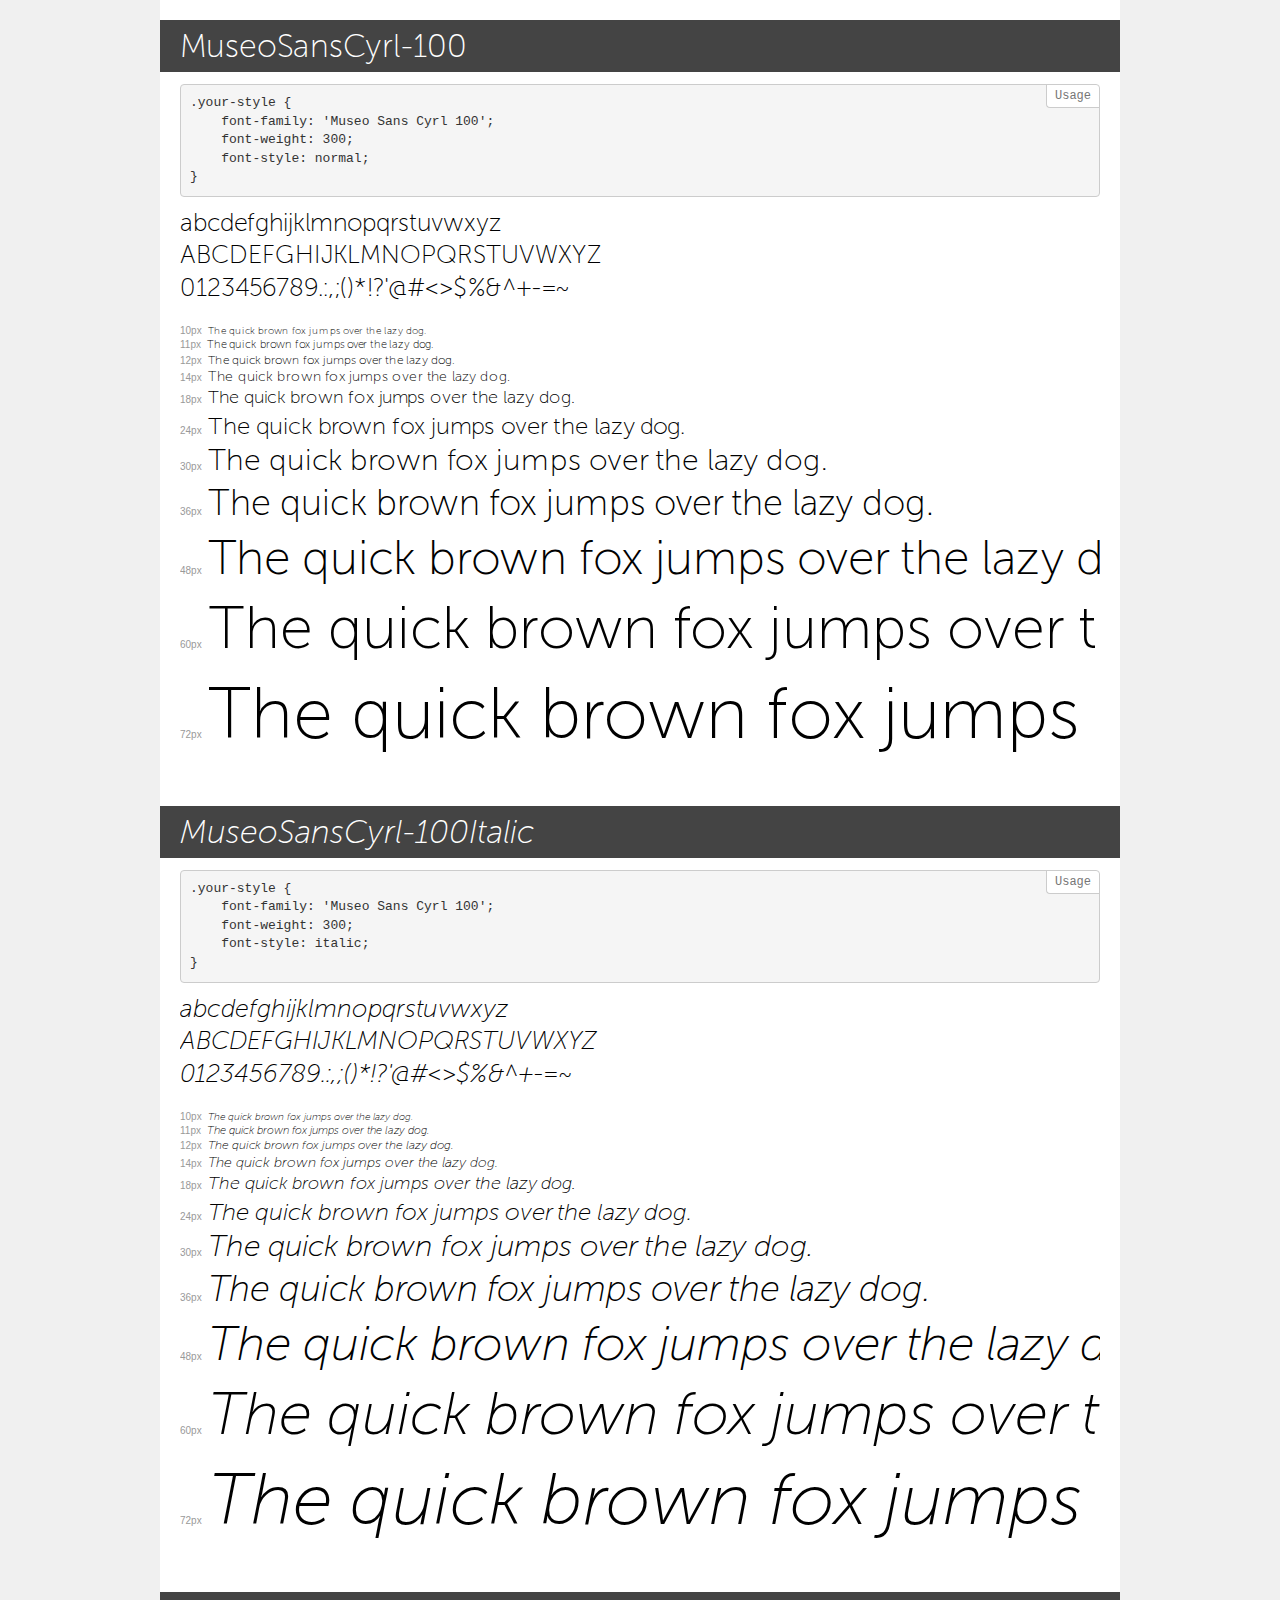
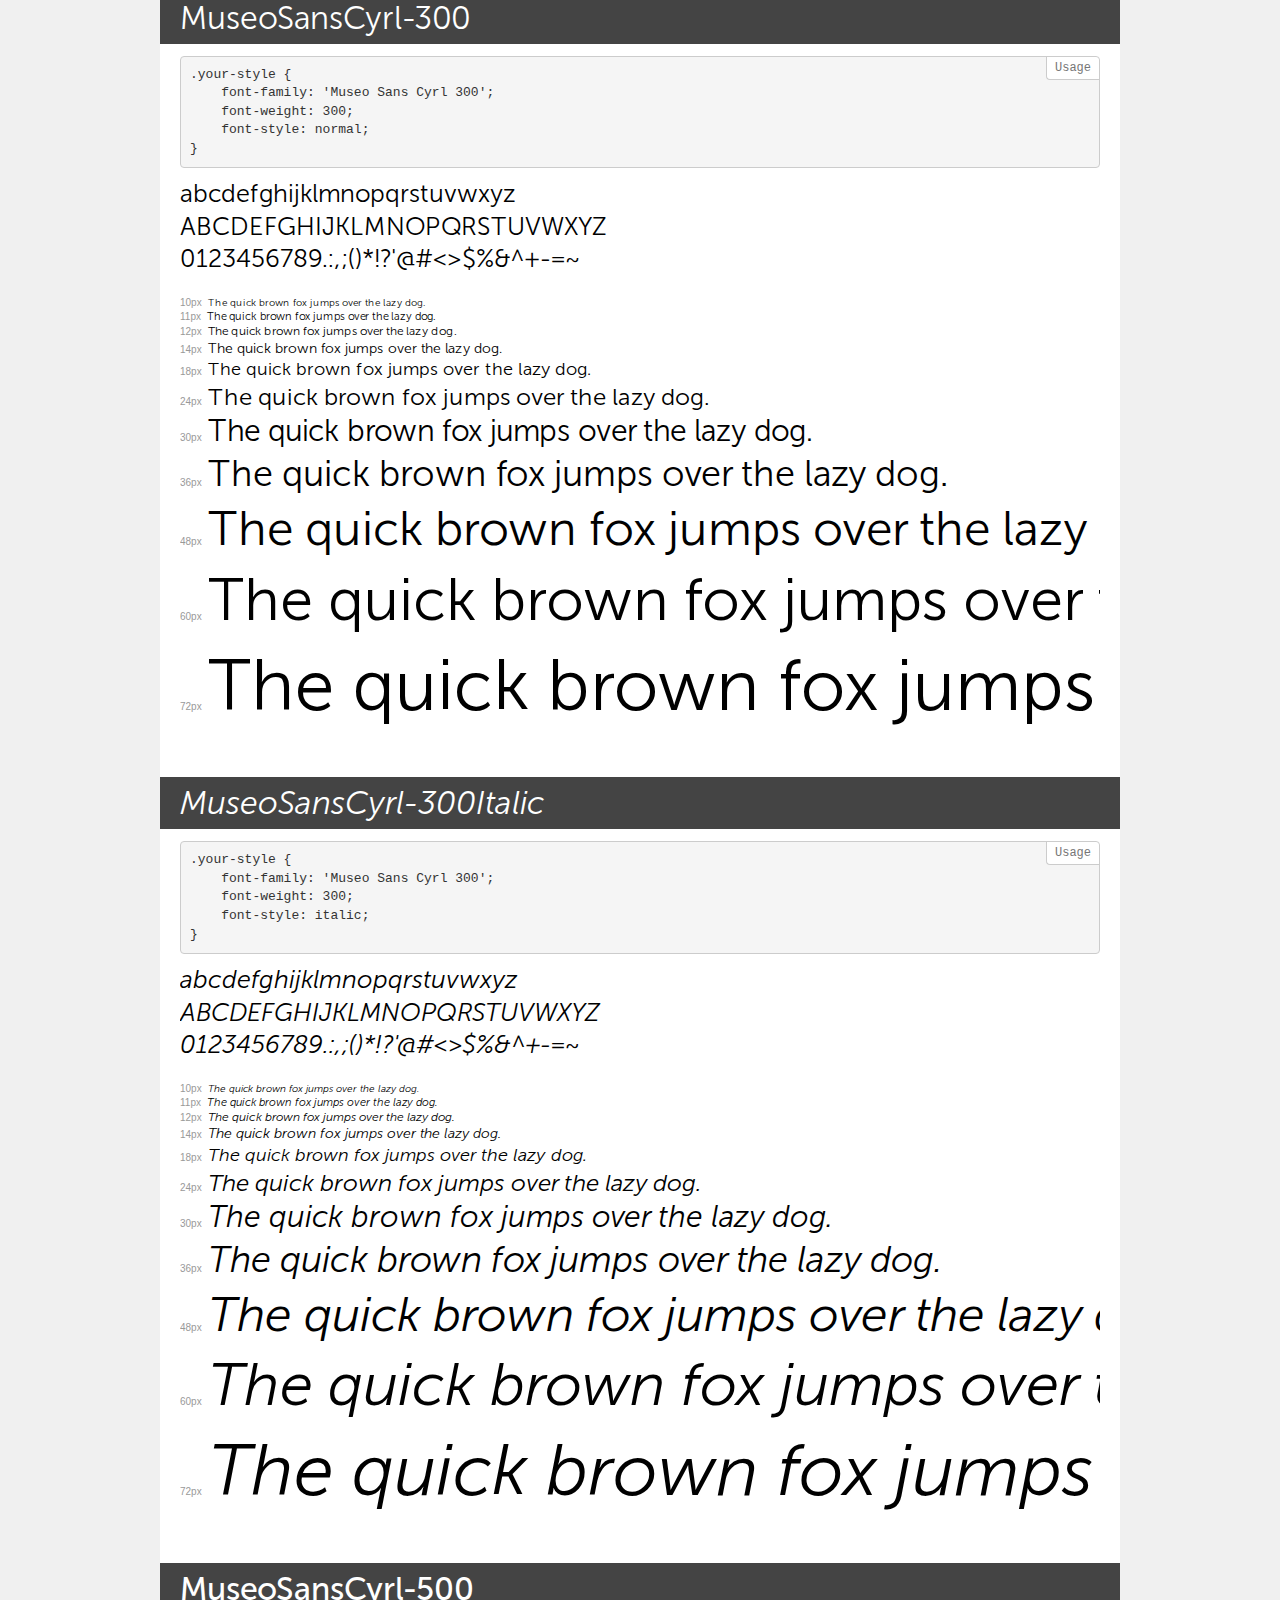
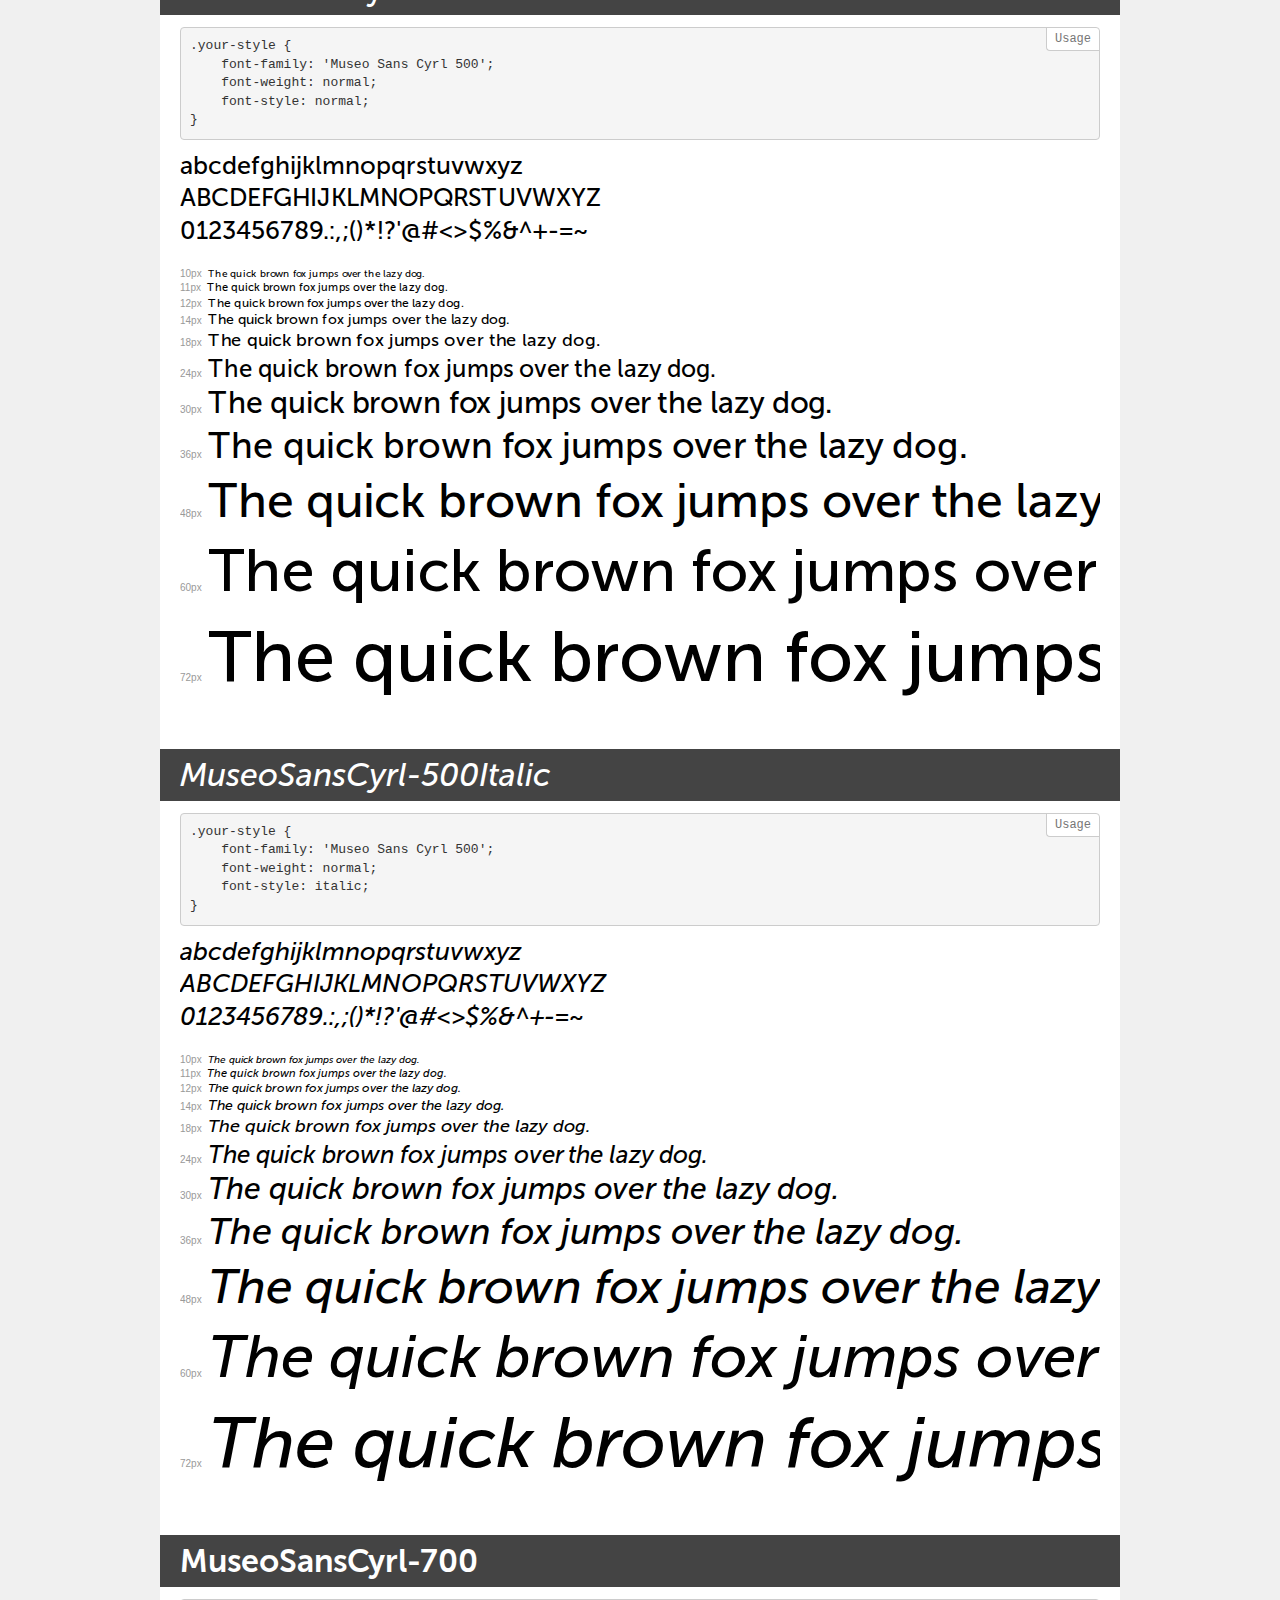
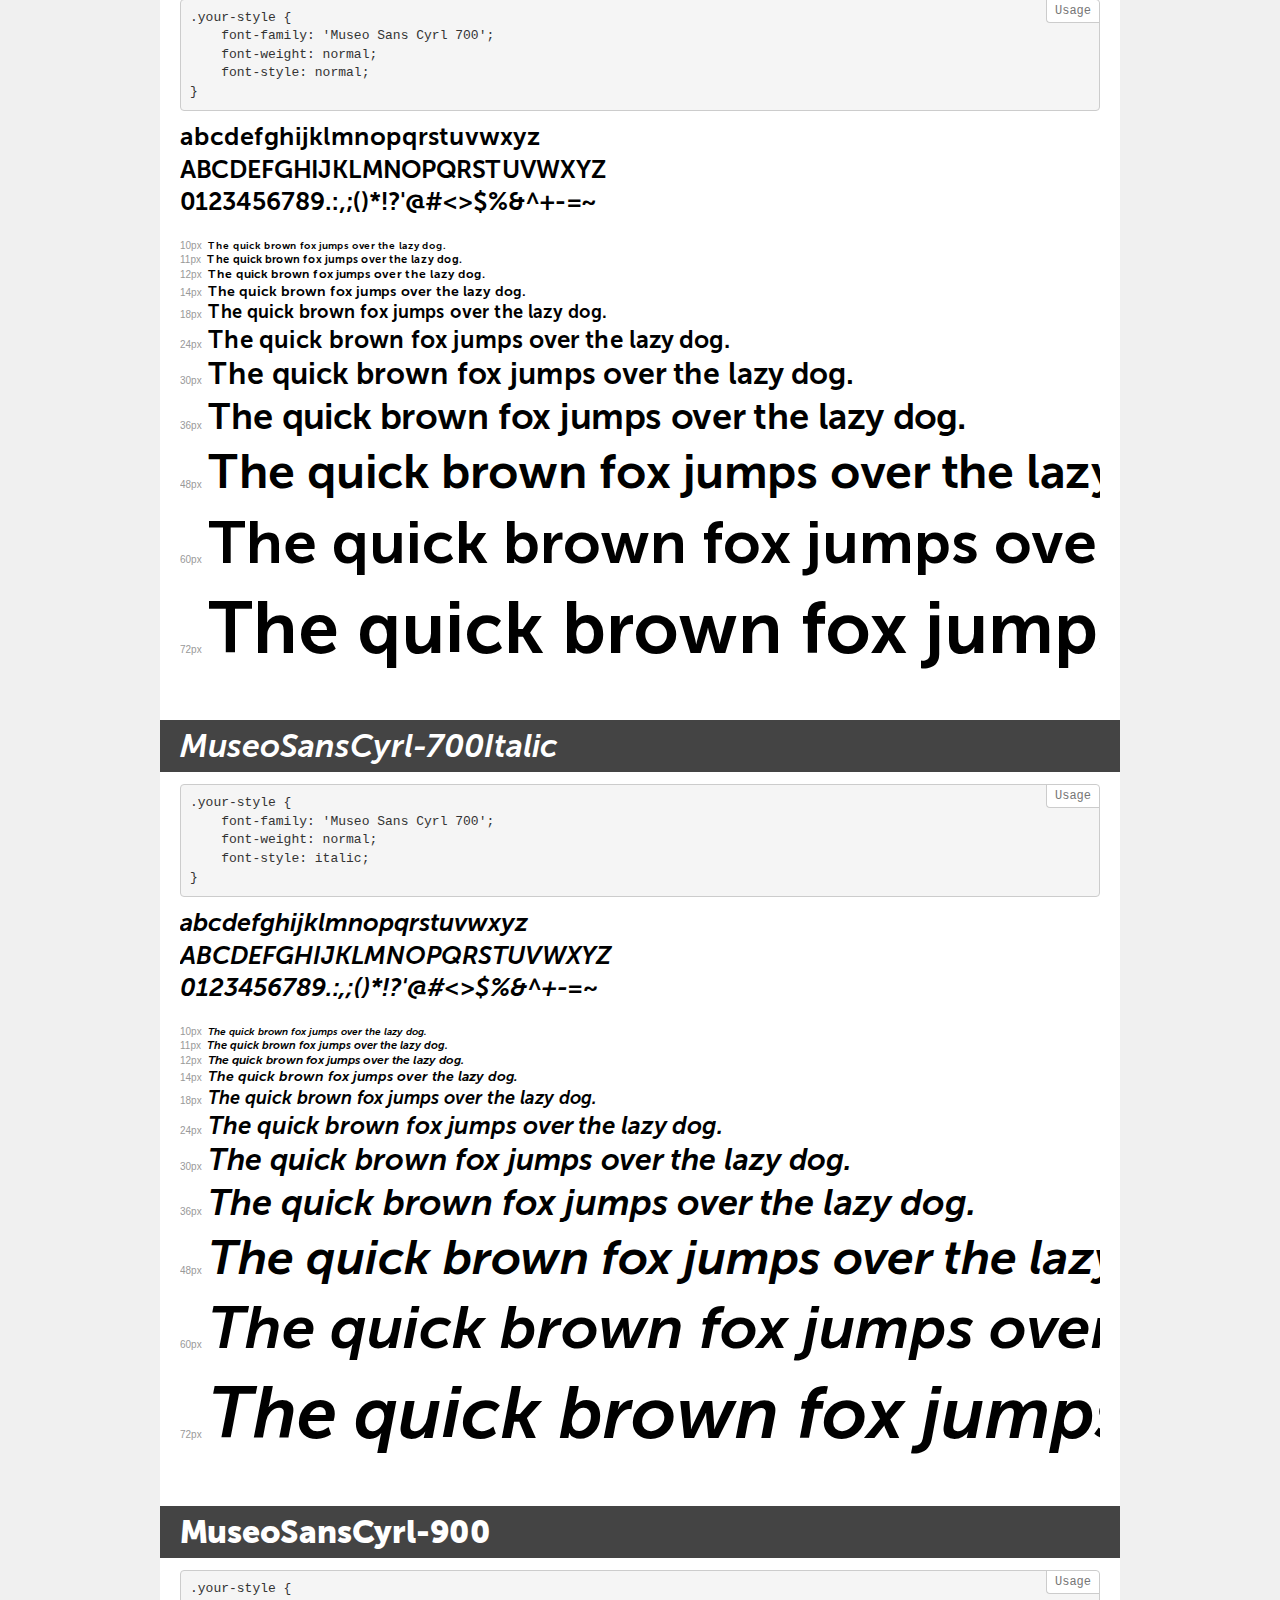
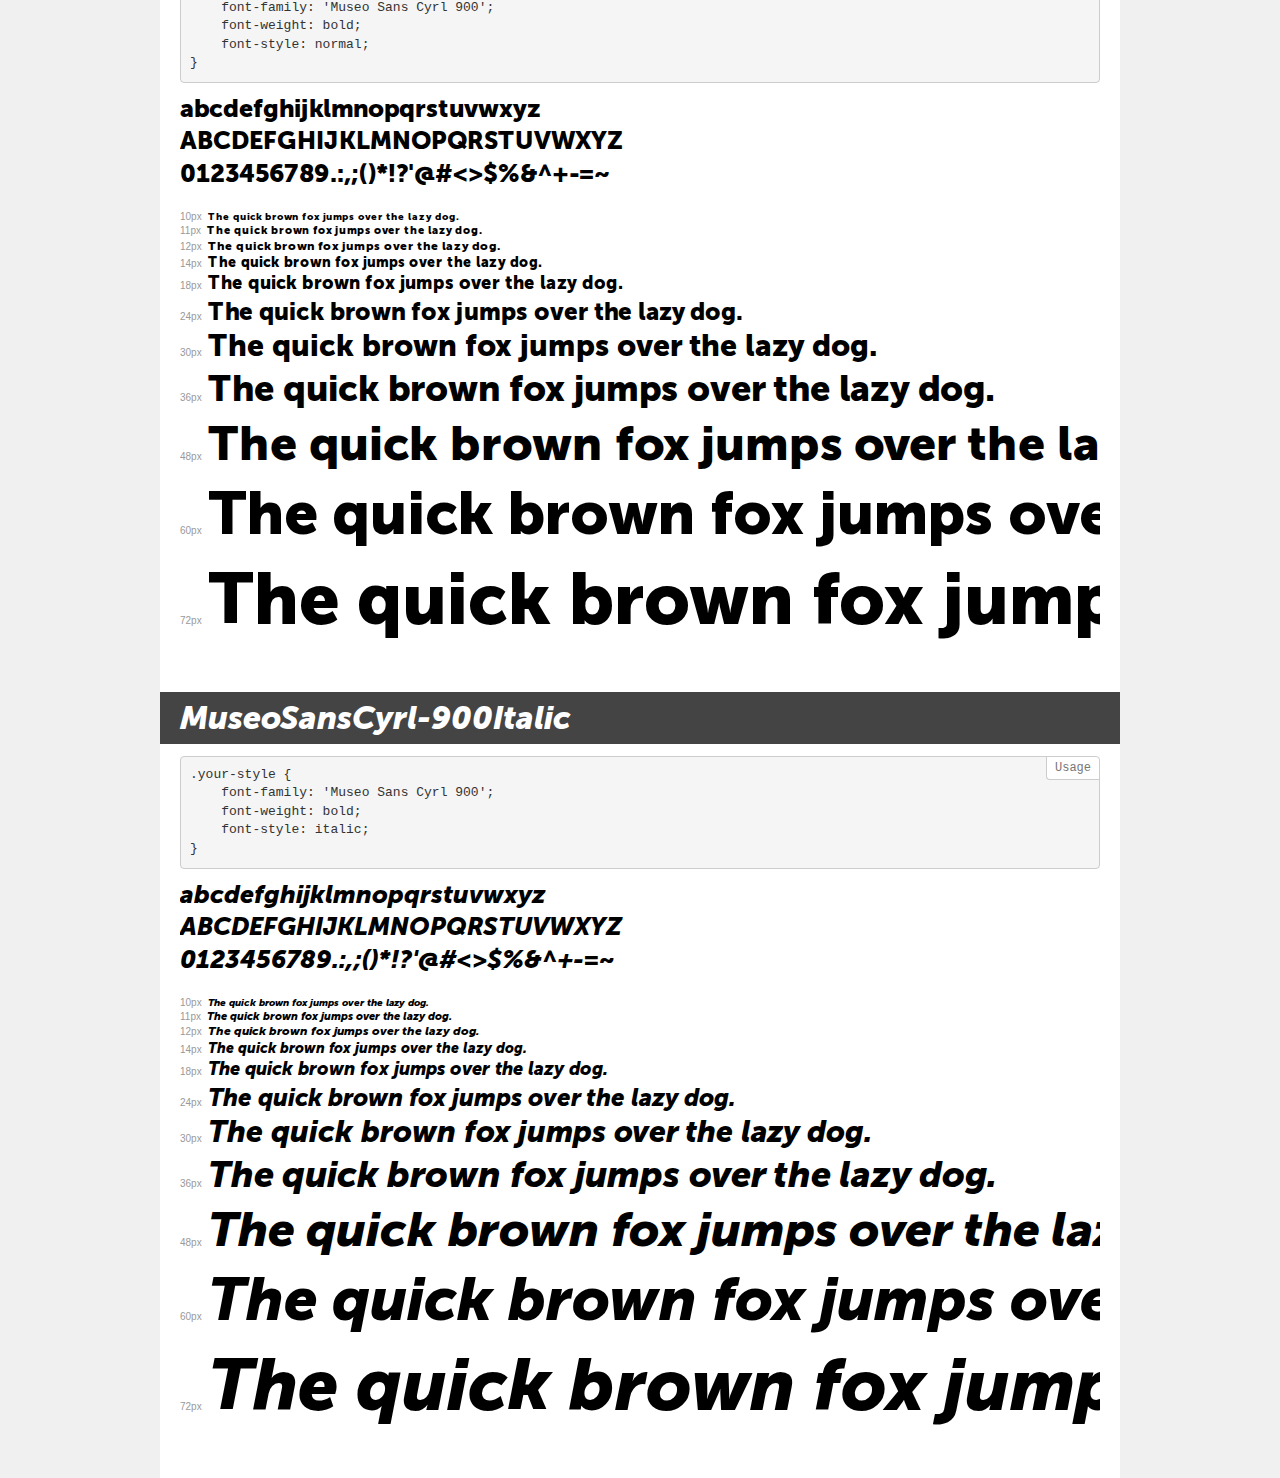
<file: src/fonts/demo.html>
<!DOCTYPE html>
<html lang="en">
<head>
    <meta charset="utf-8">
    <meta http-equiv="X-UA-Compatible" content="IE=edge">
    <meta name="viewport" content="width=device-width, initial-scale=1">
    <meta name="robots" content="noindex, noarchive">
    <meta name="format-detection" content="telephone=no">
    <title>Transfonter demo</title>
    <link href="stylesheet.css" rel="stylesheet">
    <style>
        /*
        http://meyerweb.com/eric/tools/css/reset/
        v2.0 | 20110126
        License: none (public domain)
        */
        html, body, div, span, applet, object, iframe,
        h1, h2, h3, h4, h5, h6, p, blockquote, pre,
        a, abbr, acronym, address, big, cite, code,
        del, dfn, em, img, ins, kbd, q, s, samp,
        small, strike, strong, sub, sup, tt, var,
        b, u, i, center,
        dl, dt, dd, ol, ul, li,
        fieldset, form, label, legend,
        table, caption, tbody, tfoot, thead, tr, th, td,
        article, aside, canvas, details, embed,
        figure, figcaption, footer, header, hgroup,
        menu, nav, output, ruby, section, summary,
        time, mark, audio, video {
            margin: 0;
            padding: 0;
            border: 0;
            font-size: 100%;
            font: inherit;
            vertical-align: baseline;
        }
        /* HTML5 display-role reset for older browsers */
        article, aside, details, figcaption, figure,
        footer, header, hgroup, menu, nav, section {
            display: block;
        }
        body {
            line-height: 1;
        }
        ol, ul {
            list-style: none;
        }
        blockquote, q {
            quotes: none;
        }
        blockquote:before, blockquote:after,
        q:before, q:after {
            content: '';
            content: none;
        }
        table {
            border-collapse: collapse;
            border-spacing: 0;
        }
        /* demo styles */
        body {
            background: #f0f0f0;
            color: #000;
        }
        .page {
            background: #fff;
            width: 920px;
            margin: 0 auto;
            padding: 20px 20px 0 20px;
            overflow: hidden;
        }
        .font-container {
            overflow-x: auto;
            overflow-y: hidden;
            margin-bottom: 40px;
            line-height: 1.3;
            white-space: nowrap;
            padding-bottom: 5px;
        }
        h1 {
            position: relative;
            background: #444;
            font-size: 32px;
            color: #fff;
            padding: 10px 20px;
            margin: 0 -20px 12px -20px;
        }
        .letters {
            font-size: 25px;
            margin-bottom: 20px;
        }
        .s10:before {
            content: '10px';
        }
        .s11:before {
            content: '11px';
        }
        .s12:before {
            content: '12px';
        }
        .s14:before {
            content: '14px';
        }
        .s18:before {
            content: '18px';
        }
        .s24:before {
            content: '24px';
        }
        .s30:before {
            content: '30px';
        }
        .s36:before {
            content: '36px';
        }
        .s48:before {
            content: '48px';
        }
        .s60:before {
            content: '60px';
        }
        .s72:before {
            content: '72px';
        }
        .s10:before, .s11:before, .s12:before, .s14:before,
        .s18:before, .s24:before, .s30:before, .s36:before,
        .s48:before, .s60:before, .s72:before {
            font-family: Arial, sans-serif;
            font-size: 10px;
            font-weight: normal;
            font-style: normal;
            color: #999;
            padding-right: 6px;
        }
        pre {
            display: block;
            position: relative;
            padding: 9px;
            margin: 0 0 10px;
            font-family: Monaco, Menlo, Consolas, "Courier New", monospace;
            font-size: 13px;
            line-height: 1.428571429;
            color: #333;
            font-weight: normal;
            font-style: normal;
            background-color: #f5f5f5;
            border: 1px solid #ccc;
            overflow-x: auto;
            border-radius: 4px;
        }
        pre:after {
            display: block;
            position: absolute;
            right: 0;
            top: 0;
            content: 'Usage';
            line-height: 1;
            padding: 5px 8px;
            font-size: 12px;
            color: #767676;
            background-color: #fff;
            border: 1px solid #ccc;
            border-right: none;
            border-top: none;
            border-radius: 0 4px 0 4px;
            z-index: 10;
        }
        /* responsive */
        @media (max-width: 959px) {
            .page {
                width: auto;
                margin: 0;
            }
        }
    </style>
</head>
<body>
<div class="page">
    <div class="demo">
        <h1 style="font-family: 'Museo Sans Cyrl 100'; font-weight: 300; font-style: normal;">MuseoSansCyrl-100</h1>
        <pre>.your-style {
    font-family: 'Museo Sans Cyrl 100';
    font-weight: 300;
    font-style: normal;
}</pre>
        <div class="font-container" style="font-family: 'Museo Sans Cyrl 100'; font-weight: 300; font-style: normal;">
            <p class="letters">
                abcdefghijklmnopqrstuvwxyz<br>
ABCDEFGHIJKLMNOPQRSTUVWXYZ<br>
                0123456789.:,;()*!?'@#<>$%&^+-=~
            </p>
            <p class="s10" style="font-size: 10px;">The quick brown fox jumps over the lazy dog.</p>
            <p class="s11" style="font-size: 11px;">The quick brown fox jumps over the lazy dog.</p>
            <p class="s12" style="font-size: 12px;">The quick brown fox jumps over the lazy dog.</p>
            <p class="s14" style="font-size: 14px;">The quick brown fox jumps over the lazy dog.</p>
            <p class="s18" style="font-size: 18px;">The quick brown fox jumps over the lazy dog.</p>
            <p class="s24" style="font-size: 24px;">The quick brown fox jumps over the lazy dog.</p>
            <p class="s30" style="font-size: 30px;">The quick brown fox jumps over the lazy dog.</p>
            <p class="s36" style="font-size: 36px;">The quick brown fox jumps over the lazy dog.</p>
            <p class="s48" style="font-size: 48px;">The quick brown fox jumps over the lazy dog.</p>
            <p class="s60" style="font-size: 60px;">The quick brown fox jumps over the lazy dog.</p>
            <p class="s72" style="font-size: 72px;">The quick brown fox jumps over the lazy dog.</p>
        </div>
    </div>
    <div class="demo">
        <h1 style="font-family: 'Museo Sans Cyrl 100'; font-weight: 300; font-style: italic;">MuseoSansCyrl-100Italic</h1>
        <pre>.your-style {
    font-family: 'Museo Sans Cyrl 100';
    font-weight: 300;
    font-style: italic;
}</pre>
        <div class="font-container" style="font-family: 'Museo Sans Cyrl 100'; font-weight: 300; font-style: italic;">
            <p class="letters">
                abcdefghijklmnopqrstuvwxyz<br>
ABCDEFGHIJKLMNOPQRSTUVWXYZ<br>
                0123456789.:,;()*!?'@#<>$%&^+-=~
            </p>
            <p class="s10" style="font-size: 10px;">The quick brown fox jumps over the lazy dog.</p>
            <p class="s11" style="font-size: 11px;">The quick brown fox jumps over the lazy dog.</p>
            <p class="s12" style="font-size: 12px;">The quick brown fox jumps over the lazy dog.</p>
            <p class="s14" style="font-size: 14px;">The quick brown fox jumps over the lazy dog.</p>
            <p class="s18" style="font-size: 18px;">The quick brown fox jumps over the lazy dog.</p>
            <p class="s24" style="font-size: 24px;">The quick brown fox jumps over the lazy dog.</p>
            <p class="s30" style="font-size: 30px;">The quick brown fox jumps over the lazy dog.</p>
            <p class="s36" style="font-size: 36px;">The quick brown fox jumps over the lazy dog.</p>
            <p class="s48" style="font-size: 48px;">The quick brown fox jumps over the lazy dog.</p>
            <p class="s60" style="font-size: 60px;">The quick brown fox jumps over the lazy dog.</p>
            <p class="s72" style="font-size: 72px;">The quick brown fox jumps over the lazy dog.</p>
        </div>
    </div>
    <div class="demo">
        <h1 style="font-family: 'Museo Sans Cyrl 300'; font-weight: 300; font-style: normal;">MuseoSansCyrl-300</h1>
        <pre>.your-style {
    font-family: 'Museo Sans Cyrl 300';
    font-weight: 300;
    font-style: normal;
}</pre>
        <div class="font-container" style="font-family: 'Museo Sans Cyrl 300'; font-weight: 300; font-style: normal;">
            <p class="letters">
                abcdefghijklmnopqrstuvwxyz<br>
ABCDEFGHIJKLMNOPQRSTUVWXYZ<br>
                0123456789.:,;()*!?'@#<>$%&^+-=~
            </p>
            <p class="s10" style="font-size: 10px;">The quick brown fox jumps over the lazy dog.</p>
            <p class="s11" style="font-size: 11px;">The quick brown fox jumps over the lazy dog.</p>
            <p class="s12" style="font-size: 12px;">The quick brown fox jumps over the lazy dog.</p>
            <p class="s14" style="font-size: 14px;">The quick brown fox jumps over the lazy dog.</p>
            <p class="s18" style="font-size: 18px;">The quick brown fox jumps over the lazy dog.</p>
            <p class="s24" style="font-size: 24px;">The quick brown fox jumps over the lazy dog.</p>
            <p class="s30" style="font-size: 30px;">The quick brown fox jumps over the lazy dog.</p>
            <p class="s36" style="font-size: 36px;">The quick brown fox jumps over the lazy dog.</p>
            <p class="s48" style="font-size: 48px;">The quick brown fox jumps over the lazy dog.</p>
            <p class="s60" style="font-size: 60px;">The quick brown fox jumps over the lazy dog.</p>
            <p class="s72" style="font-size: 72px;">The quick brown fox jumps over the lazy dog.</p>
        </div>
    </div>
    <div class="demo">
        <h1 style="font-family: 'Museo Sans Cyrl 300'; font-weight: 300; font-style: italic;">MuseoSansCyrl-300Italic</h1>
        <pre>.your-style {
    font-family: 'Museo Sans Cyrl 300';
    font-weight: 300;
    font-style: italic;
}</pre>
        <div class="font-container" style="font-family: 'Museo Sans Cyrl 300'; font-weight: 300; font-style: italic;">
            <p class="letters">
                abcdefghijklmnopqrstuvwxyz<br>
ABCDEFGHIJKLMNOPQRSTUVWXYZ<br>
                0123456789.:,;()*!?'@#<>$%&^+-=~
            </p>
            <p class="s10" style="font-size: 10px;">The quick brown fox jumps over the lazy dog.</p>
            <p class="s11" style="font-size: 11px;">The quick brown fox jumps over the lazy dog.</p>
            <p class="s12" style="font-size: 12px;">The quick brown fox jumps over the lazy dog.</p>
            <p class="s14" style="font-size: 14px;">The quick brown fox jumps over the lazy dog.</p>
            <p class="s18" style="font-size: 18px;">The quick brown fox jumps over the lazy dog.</p>
            <p class="s24" style="font-size: 24px;">The quick brown fox jumps over the lazy dog.</p>
            <p class="s30" style="font-size: 30px;">The quick brown fox jumps over the lazy dog.</p>
            <p class="s36" style="font-size: 36px;">The quick brown fox jumps over the lazy dog.</p>
            <p class="s48" style="font-size: 48px;">The quick brown fox jumps over the lazy dog.</p>
            <p class="s60" style="font-size: 60px;">The quick brown fox jumps over the lazy dog.</p>
            <p class="s72" style="font-size: 72px;">The quick brown fox jumps over the lazy dog.</p>
        </div>
    </div>
    <div class="demo">
        <h1 style="font-family: 'Museo Sans Cyrl 500'; font-weight: normal; font-style: normal;">MuseoSansCyrl-500</h1>
        <pre>.your-style {
    font-family: 'Museo Sans Cyrl 500';
    font-weight: normal;
    font-style: normal;
}</pre>
        <div class="font-container" style="font-family: 'Museo Sans Cyrl 500'; font-weight: normal; font-style: normal;">
            <p class="letters">
                abcdefghijklmnopqrstuvwxyz<br>
ABCDEFGHIJKLMNOPQRSTUVWXYZ<br>
                0123456789.:,;()*!?'@#<>$%&^+-=~
            </p>
            <p class="s10" style="font-size: 10px;">The quick brown fox jumps over the lazy dog.</p>
            <p class="s11" style="font-size: 11px;">The quick brown fox jumps over the lazy dog.</p>
            <p class="s12" style="font-size: 12px;">The quick brown fox jumps over the lazy dog.</p>
            <p class="s14" style="font-size: 14px;">The quick brown fox jumps over the lazy dog.</p>
            <p class="s18" style="font-size: 18px;">The quick brown fox jumps over the lazy dog.</p>
            <p class="s24" style="font-size: 24px;">The quick brown fox jumps over the lazy dog.</p>
            <p class="s30" style="font-size: 30px;">The quick brown fox jumps over the lazy dog.</p>
            <p class="s36" style="font-size: 36px;">The quick brown fox jumps over the lazy dog.</p>
            <p class="s48" style="font-size: 48px;">The quick brown fox jumps over the lazy dog.</p>
            <p class="s60" style="font-size: 60px;">The quick brown fox jumps over the lazy dog.</p>
            <p class="s72" style="font-size: 72px;">The quick brown fox jumps over the lazy dog.</p>
        </div>
    </div>
    <div class="demo">
        <h1 style="font-family: 'Museo Sans Cyrl 500'; font-weight: normal; font-style: italic;">MuseoSansCyrl-500Italic</h1>
        <pre>.your-style {
    font-family: 'Museo Sans Cyrl 500';
    font-weight: normal;
    font-style: italic;
}</pre>
        <div class="font-container" style="font-family: 'Museo Sans Cyrl 500'; font-weight: normal; font-style: italic;">
            <p class="letters">
                abcdefghijklmnopqrstuvwxyz<br>
ABCDEFGHIJKLMNOPQRSTUVWXYZ<br>
                0123456789.:,;()*!?'@#<>$%&^+-=~
            </p>
            <p class="s10" style="font-size: 10px;">The quick brown fox jumps over the lazy dog.</p>
            <p class="s11" style="font-size: 11px;">The quick brown fox jumps over the lazy dog.</p>
            <p class="s12" style="font-size: 12px;">The quick brown fox jumps over the lazy dog.</p>
            <p class="s14" style="font-size: 14px;">The quick brown fox jumps over the lazy dog.</p>
            <p class="s18" style="font-size: 18px;">The quick brown fox jumps over the lazy dog.</p>
            <p class="s24" style="font-size: 24px;">The quick brown fox jumps over the lazy dog.</p>
            <p class="s30" style="font-size: 30px;">The quick brown fox jumps over the lazy dog.</p>
            <p class="s36" style="font-size: 36px;">The quick brown fox jumps over the lazy dog.</p>
            <p class="s48" style="font-size: 48px;">The quick brown fox jumps over the lazy dog.</p>
            <p class="s60" style="font-size: 60px;">The quick brown fox jumps over the lazy dog.</p>
            <p class="s72" style="font-size: 72px;">The quick brown fox jumps over the lazy dog.</p>
        </div>
    </div>
    <div class="demo">
        <h1 style="font-family: 'Museo Sans Cyrl 700'; font-weight: normal; font-style: normal;">MuseoSansCyrl-700</h1>
        <pre>.your-style {
    font-family: 'Museo Sans Cyrl 700';
    font-weight: normal;
    font-style: normal;
}</pre>
        <div class="font-container" style="font-family: 'Museo Sans Cyrl 700'; font-weight: normal; font-style: normal;">
            <p class="letters">
                abcdefghijklmnopqrstuvwxyz<br>
ABCDEFGHIJKLMNOPQRSTUVWXYZ<br>
                0123456789.:,;()*!?'@#<>$%&^+-=~
            </p>
            <p class="s10" style="font-size: 10px;">The quick brown fox jumps over the lazy dog.</p>
            <p class="s11" style="font-size: 11px;">The quick brown fox jumps over the lazy dog.</p>
            <p class="s12" style="font-size: 12px;">The quick brown fox jumps over the lazy dog.</p>
            <p class="s14" style="font-size: 14px;">The quick brown fox jumps over the lazy dog.</p>
            <p class="s18" style="font-size: 18px;">The quick brown fox jumps over the lazy dog.</p>
            <p class="s24" style="font-size: 24px;">The quick brown fox jumps over the lazy dog.</p>
            <p class="s30" style="font-size: 30px;">The quick brown fox jumps over the lazy dog.</p>
            <p class="s36" style="font-size: 36px;">The quick brown fox jumps over the lazy dog.</p>
            <p class="s48" style="font-size: 48px;">The quick brown fox jumps over the lazy dog.</p>
            <p class="s60" style="font-size: 60px;">The quick brown fox jumps over the lazy dog.</p>
            <p class="s72" style="font-size: 72px;">The quick brown fox jumps over the lazy dog.</p>
        </div>
    </div>
    <div class="demo">
        <h1 style="font-family: 'Museo Sans Cyrl 700'; font-weight: normal; font-style: italic;">MuseoSansCyrl-700Italic</h1>
        <pre>.your-style {
    font-family: 'Museo Sans Cyrl 700';
    font-weight: normal;
    font-style: italic;
}</pre>
        <div class="font-container" style="font-family: 'Museo Sans Cyrl 700'; font-weight: normal; font-style: italic;">
            <p class="letters">
                abcdefghijklmnopqrstuvwxyz<br>
ABCDEFGHIJKLMNOPQRSTUVWXYZ<br>
                0123456789.:,;()*!?'@#<>$%&^+-=~
            </p>
            <p class="s10" style="font-size: 10px;">The quick brown fox jumps over the lazy dog.</p>
            <p class="s11" style="font-size: 11px;">The quick brown fox jumps over the lazy dog.</p>
            <p class="s12" style="font-size: 12px;">The quick brown fox jumps over the lazy dog.</p>
            <p class="s14" style="font-size: 14px;">The quick brown fox jumps over the lazy dog.</p>
            <p class="s18" style="font-size: 18px;">The quick brown fox jumps over the lazy dog.</p>
            <p class="s24" style="font-size: 24px;">The quick brown fox jumps over the lazy dog.</p>
            <p class="s30" style="font-size: 30px;">The quick brown fox jumps over the lazy dog.</p>
            <p class="s36" style="font-size: 36px;">The quick brown fox jumps over the lazy dog.</p>
            <p class="s48" style="font-size: 48px;">The quick brown fox jumps over the lazy dog.</p>
            <p class="s60" style="font-size: 60px;">The quick brown fox jumps over the lazy dog.</p>
            <p class="s72" style="font-size: 72px;">The quick brown fox jumps over the lazy dog.</p>
        </div>
    </div>
    <div class="demo">
        <h1 style="font-family: 'Museo Sans Cyrl 900'; font-weight: bold; font-style: normal;">MuseoSansCyrl-900</h1>
        <pre>.your-style {
    font-family: 'Museo Sans Cyrl 900';
    font-weight: bold;
    font-style: normal;
}</pre>
        <div class="font-container" style="font-family: 'Museo Sans Cyrl 900'; font-weight: bold; font-style: normal;">
            <p class="letters">
                abcdefghijklmnopqrstuvwxyz<br>
ABCDEFGHIJKLMNOPQRSTUVWXYZ<br>
                0123456789.:,;()*!?'@#<>$%&^+-=~
            </p>
            <p class="s10" style="font-size: 10px;">The quick brown fox jumps over the lazy dog.</p>
            <p class="s11" style="font-size: 11px;">The quick brown fox jumps over the lazy dog.</p>
            <p class="s12" style="font-size: 12px;">The quick brown fox jumps over the lazy dog.</p>
            <p class="s14" style="font-size: 14px;">The quick brown fox jumps over the lazy dog.</p>
            <p class="s18" style="font-size: 18px;">The quick brown fox jumps over the lazy dog.</p>
            <p class="s24" style="font-size: 24px;">The quick brown fox jumps over the lazy dog.</p>
            <p class="s30" style="font-size: 30px;">The quick brown fox jumps over the lazy dog.</p>
            <p class="s36" style="font-size: 36px;">The quick brown fox jumps over the lazy dog.</p>
            <p class="s48" style="font-size: 48px;">The quick brown fox jumps over the lazy dog.</p>
            <p class="s60" style="font-size: 60px;">The quick brown fox jumps over the lazy dog.</p>
            <p class="s72" style="font-size: 72px;">The quick brown fox jumps over the lazy dog.</p>
        </div>
    </div>
    <div class="demo">
        <h1 style="font-family: 'Museo Sans Cyrl 900'; font-weight: bold; font-style: italic;">MuseoSansCyrl-900Italic</h1>
        <pre>.your-style {
    font-family: 'Museo Sans Cyrl 900';
    font-weight: bold;
    font-style: italic;
}</pre>
        <div class="font-container" style="font-family: 'Museo Sans Cyrl 900'; font-weight: bold; font-style: italic;">
            <p class="letters">
                abcdefghijklmnopqrstuvwxyz<br>
ABCDEFGHIJKLMNOPQRSTUVWXYZ<br>
                0123456789.:,;()*!?'@#<>$%&^+-=~
            </p>
            <p class="s10" style="font-size: 10px;">The quick brown fox jumps over the lazy dog.</p>
            <p class="s11" style="font-size: 11px;">The quick brown fox jumps over the lazy dog.</p>
            <p class="s12" style="font-size: 12px;">The quick brown fox jumps over the lazy dog.</p>
            <p class="s14" style="font-size: 14px;">The quick brown fox jumps over the lazy dog.</p>
            <p class="s18" style="font-size: 18px;">The quick brown fox jumps over the lazy dog.</p>
            <p class="s24" style="font-size: 24px;">The quick brown fox jumps over the lazy dog.</p>
            <p class="s30" style="font-size: 30px;">The quick brown fox jumps over the lazy dog.</p>
            <p class="s36" style="font-size: 36px;">The quick brown fox jumps over the lazy dog.</p>
            <p class="s48" style="font-size: 48px;">The quick brown fox jumps over the lazy dog.</p>
            <p class="s60" style="font-size: 60px;">The quick brown fox jumps over the lazy dog.</p>
            <p class="s72" style="font-size: 72px;">The quick brown fox jumps over the lazy dog.</p>
        </div>
    </div>
</div>
</body>
</html>
</file>
<file: src/fonts/stylesheet.css>
@font-face {
    font-family: 'Museo Sans Cyrl 100';
    src: url('MuseoSansCyrl-100.eot');
    src: local('MuseoSansCyrl-100'),
        url('MuseoSansCyrl-100.eot?#iefix') format('embedded-opentype'),
        url('MuseoSansCyrl-100.woff2') format('woff2'),
        url('MuseoSansCyrl-100.woff') format('woff'),
        url('MuseoSansCyrl-100.ttf') format('truetype'),
        url('MuseoSansCyrl-100.svg#MuseoSansCyrl-100') format('svg');
    font-weight: 300;
    font-style: normal;
    font-display: swap;
}

@font-face {
    font-family: 'Museo Sans Cyrl 100';
    src: url('MuseoSansCyrl-100Italic.eot');
    src: local('MuseoSansCyrl-100Italic'),
        url('MuseoSansCyrl-100Italic.eot?#iefix') format('embedded-opentype'),
        url('MuseoSansCyrl-100Italic.woff2') format('woff2'),
        url('MuseoSansCyrl-100Italic.woff') format('woff'),
        url('MuseoSansCyrl-100Italic.ttf') format('truetype'),
        url('MuseoSansCyrl-100Italic.svg#MuseoSansCyrl-100Italic') format('svg');
    font-weight: 300;
    font-style: italic;
    font-display: swap;
}

@font-face {
    font-family: 'Museo Sans Cyrl 300';
    src: url('MuseoSansCyrl-300.eot');
    src: local('MuseoSansCyrl-300'),
        url('MuseoSansCyrl-300.eot?#iefix') format('embedded-opentype'),
        url('MuseoSansCyrl-300.woff2') format('woff2'),
        url('MuseoSansCyrl-300.woff') format('woff'),
        url('MuseoSansCyrl-300.ttf') format('truetype'),
        url('MuseoSansCyrl-300.svg#MuseoSansCyrl-300') format('svg');
    font-weight: 300;
    font-style: normal;
    font-display: swap;
}

@font-face {
    font-family: 'Museo Sans Cyrl 300';
    src: url('MuseoSansCyrl-300Italic.eot');
    src: local('MuseoSansCyrl-300Italic'),
        url('MuseoSansCyrl-300Italic.eot?#iefix') format('embedded-opentype'),
        url('MuseoSansCyrl-300Italic.woff2') format('woff2'),
        url('MuseoSansCyrl-300Italic.woff') format('woff'),
        url('MuseoSansCyrl-300Italic.ttf') format('truetype'),
        url('MuseoSansCyrl-300Italic.svg#MuseoSansCyrl-300Italic') format('svg');
    font-weight: 300;
    font-style: italic;
    font-display: swap;
}

@font-face {
    font-family: 'Museo Sans Cyrl 500';
    src: url('MuseoSansCyrl-500.eot');
    src: local('MuseoSansCyrl-500'),
        url('MuseoSansCyrl-500.eot?#iefix') format('embedded-opentype'),
        url('MuseoSansCyrl-500.woff2') format('woff2'),
        url('MuseoSansCyrl-500.woff') format('woff'),
        url('MuseoSansCyrl-500.ttf') format('truetype'),
        url('MuseoSansCyrl-500.svg#MuseoSansCyrl-500') format('svg');
    font-weight: normal;
    font-style: normal;
    font-display: swap;
}

@font-face {
    font-family: 'Museo Sans Cyrl 500';
    src: url('MuseoSansCyrl-500Italic.eot');
    src: local('MuseoSansCyrl-500Italic'),
        url('MuseoSansCyrl-500Italic.eot?#iefix') format('embedded-opentype'),
        url('MuseoSansCyrl-500Italic.woff2') format('woff2'),
        url('MuseoSansCyrl-500Italic.woff') format('woff'),
        url('MuseoSansCyrl-500Italic.ttf') format('truetype'),
        url('MuseoSansCyrl-500Italic.svg#MuseoSansCyrl-500Italic') format('svg');
    font-weight: normal;
    font-style: italic;
    font-display: swap;
}

@font-face {
    font-family: 'Museo Sans Cyrl 700';
    src: url('MuseoSansCyrl-700.eot');
    src: local('MuseoSansCyrl-700'),
        url('MuseoSansCyrl-700.eot?#iefix') format('embedded-opentype'),
        url('MuseoSansCyrl-700.woff2') format('woff2'),
        url('MuseoSansCyrl-700.woff') format('woff'),
        url('MuseoSansCyrl-700.ttf') format('truetype'),
        url('MuseoSansCyrl-700.svg#MuseoSansCyrl-700') format('svg');
    font-weight: normal;
    font-style: normal;
    font-display: swap;
}

@font-face {
    font-family: 'Museo Sans Cyrl 700';
    src: url('MuseoSansCyrl-700Italic.eot');
    src: local('MuseoSansCyrl-700Italic'),
        url('MuseoSansCyrl-700Italic.eot?#iefix') format('embedded-opentype'),
        url('MuseoSansCyrl-700Italic.woff2') format('woff2'),
        url('MuseoSansCyrl-700Italic.woff') format('woff'),
        url('MuseoSansCyrl-700Italic.ttf') format('truetype'),
        url('MuseoSansCyrl-700Italic.svg#MuseoSansCyrl-700Italic') format('svg');
    font-weight: normal;
    font-style: italic;
    font-display: swap;
}

@font-face {
    font-family: 'Museo Sans Cyrl 900';
    src: url('MuseoSansCyrl-900.eot');
    src: local('MuseoSansCyrl-900'),
        url('MuseoSansCyrl-900.eot?#iefix') format('embedded-opentype'),
        url('MuseoSansCyrl-900.woff2') format('woff2'),
        url('MuseoSansCyrl-900.woff') format('woff'),
        url('MuseoSansCyrl-900.ttf') format('truetype'),
        url('MuseoSansCyrl-900.svg#MuseoSansCyrl-900') format('svg');
    font-weight: bold;
    font-style: normal;
    font-display: swap;
}

@font-face {
    font-family: 'Museo Sans Cyrl 900';
    src: url('MuseoSansCyrl-900Italic.eot');
    src: local('MuseoSansCyrl-900Italic'),
        url('MuseoSansCyrl-900Italic.eot?#iefix') format('embedded-opentype'),
        url('MuseoSansCyrl-900Italic.woff2') format('woff2'),
        url('MuseoSansCyrl-900Italic.woff') format('woff'),
        url('MuseoSansCyrl-900Italic.ttf') format('truetype'),
        url('MuseoSansCyrl-900Italic.svg#MuseoSansCyrl-900Italic') format('svg');
    font-weight: bold;
    font-style: italic;
    font-display: swap;
}
</file>
